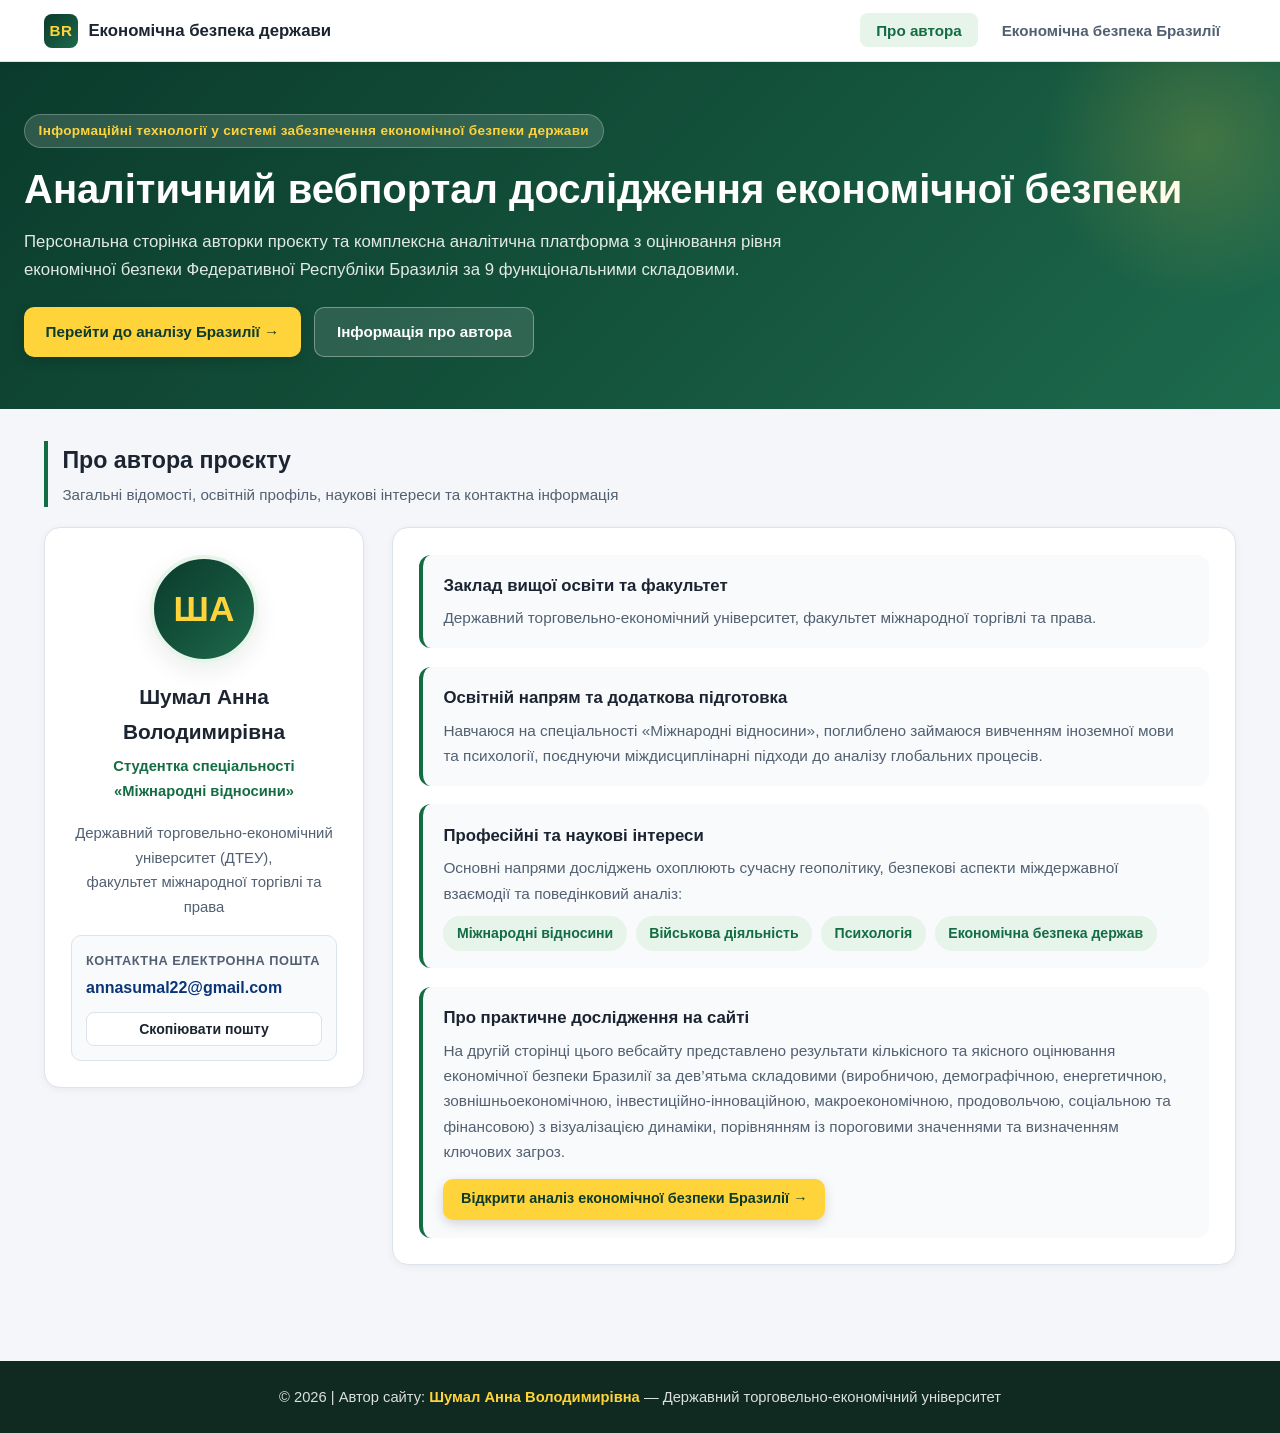
<file: index.html>
<!DOCTYPE html>
<html lang="uk">
<head>
  <meta charset="UTF-8">
  <meta name="viewport" content="width=device-width, initial-scale=1.0">
  <title>Про автора — Шумал Анна Володимирівна</title>
  <link rel="stylesheet" href="style.css">
</head>
<body>

  <!-- Навігаційне меню -->
  <nav class="navbar">
    <div class="nav-container">
      <a href="index.html" class="nav-brand">
        <span class="brand-badge">BR</span>
        <span>Економічна безпека держави</span>
      </a>
      <button class="menu-toggle" id="menuToggle" aria-label="Відкрити меню">☰</button>
      <ul class="nav-links" id="navLinks">
        <li><a href="index.html" class="active">Про автора</a></li>
        <li><a href="country.html">Економічна безпека Бразилії</a></li>
      </ul>
    </div>
  </nav>

  <!-- Головний банер -->
  <header class="hero">
    <div class="hero-container">
      <span class="hero-tag">Інформаційні технології у системі забезпечення економічної безпеки держави</span>
      <h1>Аналітичний вебпортал дослідження економічної безпеки</h1>
      <p>
        Персональна сторінка авторки проєкту та комплексна аналітична платформа з оцінювання
        рівня економічної безпеки Федеративної Республіки Бразилія за 9 функціональними складовими.
      </p>
      <div class="hero-actions">
        <a href="country.html" class="btn btn-primary">Перейти до аналізу Бразилії →</a>
        <a href="#author-details" class="btn btn-outline">Інформація про автора</a>
      </div>
    </div>
  </header>

  <!-- Основний вміст -->
  <main class="main-content" id="author-details">
    <section class="section-block">
      <div class="section-header">
        <h2>Про автора проєкту</h2>
        <p>Загальні відомості, освітній профіль, наукові інтереси та контактна інформація</p>
      </div>

      <div class="author-layout">
        <!-- Ліва картка профілю -->
        <aside class="card profile-card">
          <div class="avatar-circle">ША</div>
          <h2>Шумал Анна Володимирівна</h2>
          <p class="profile-subtitle">Студентка спеціальності «Міжнародні відносини»</p>
          <p style="font-size: 0.93rem; color: var(--text-muted);">
            Державний торговельно-економічний університет (ДТЕУ),<br>
            факультет міжнародної торгівлі та права
          </p>

          <div class="contact-box">
            <div class="contact-label">Контактна електронна пошта</div>
            <a href="mailto:annasumal22@gmail.com" class="contact-email" id="authorEmail">annasumal22@gmail.com</a>
            <button type="button" class="copy-btn" id="copyEmailBtn">Скопіювати пошту</button>
          </div>
        </aside>

        <!-- Права картка детальної інформації -->
        <div class="card">
          <div class="info-list">
            <div class="info-item">
              <h3>Заклад вищої освіти та факультет</h3>
              <p>
                Державний торговельно-економічний університет, факультет міжнародної торгівлі та права.
              </p>
            </div>

            <div class="info-item">
              <h3>Освітній напрям та додаткова підготовка</h3>
              <p>
                Навчаюся на спеціальності «Міжнародні відносини», поглиблено займаюся вивченням
                іноземної мови та психології, поєднуючи міждисциплінарні підходи до аналізу глобальних процесів.
              </p>
            </div>

            <div class="info-item">
              <h3>Професійні та наукові інтереси</h3>
              <p>
                Основні напрями досліджень охоплюють сучасну геополітику, безпекові аспекти міждержавної взаємодії
                та поведінковий аналіз:
              </p>
              <div class="tags-wrap">
                <span class="interest-tag">Міжнародні відносини</span>
                <span class="interest-tag">Військова діяльність</span>
                <span class="interest-tag">Психологія</span>
                <span class="interest-tag">Економічна безпека держав</span>
              </div>
            </div>

            <div class="info-item">
              <h3>Про практичне дослідження на сайті</h3>
              <p>
                На другій сторінці цього вебсайту представлено результати кількісного та якісного оцінювання
                економічної безпеки Бразилії за дев’ятьма складовими (виробничою, демографічною, енергетичною,
                зовнішньоекономічною, інвестиційно-інноваційною, макроекономічною, продовольчою, соціальною та фінансовою)
                з візуалізацією динаміки, порівнянням із пороговими значеннями та визначенням ключових загроз.
              </p>
              <div style="margin-top: 0.9rem;">
                <a href="country.html" class="btn btn-primary" style="font-size: 0.9rem; padding: 0.55rem 1.1rem;">
                  Відкрити аналіз економічної безпеки Бразилії →
                </a>
              </div>
            </div>
          </div>
        </div>
      </div>
    </section>
  </main>

  <!-- Нижній колонтитул -->
  <footer class="footer">
    <p>© 2026 | Автор сайту: <strong>Шумал Анна Володимирівна</strong> — Державний торговельно-економічний університет</p>
  </footer>

  <script src="script.js"></script>
</body>
</html>
</file>
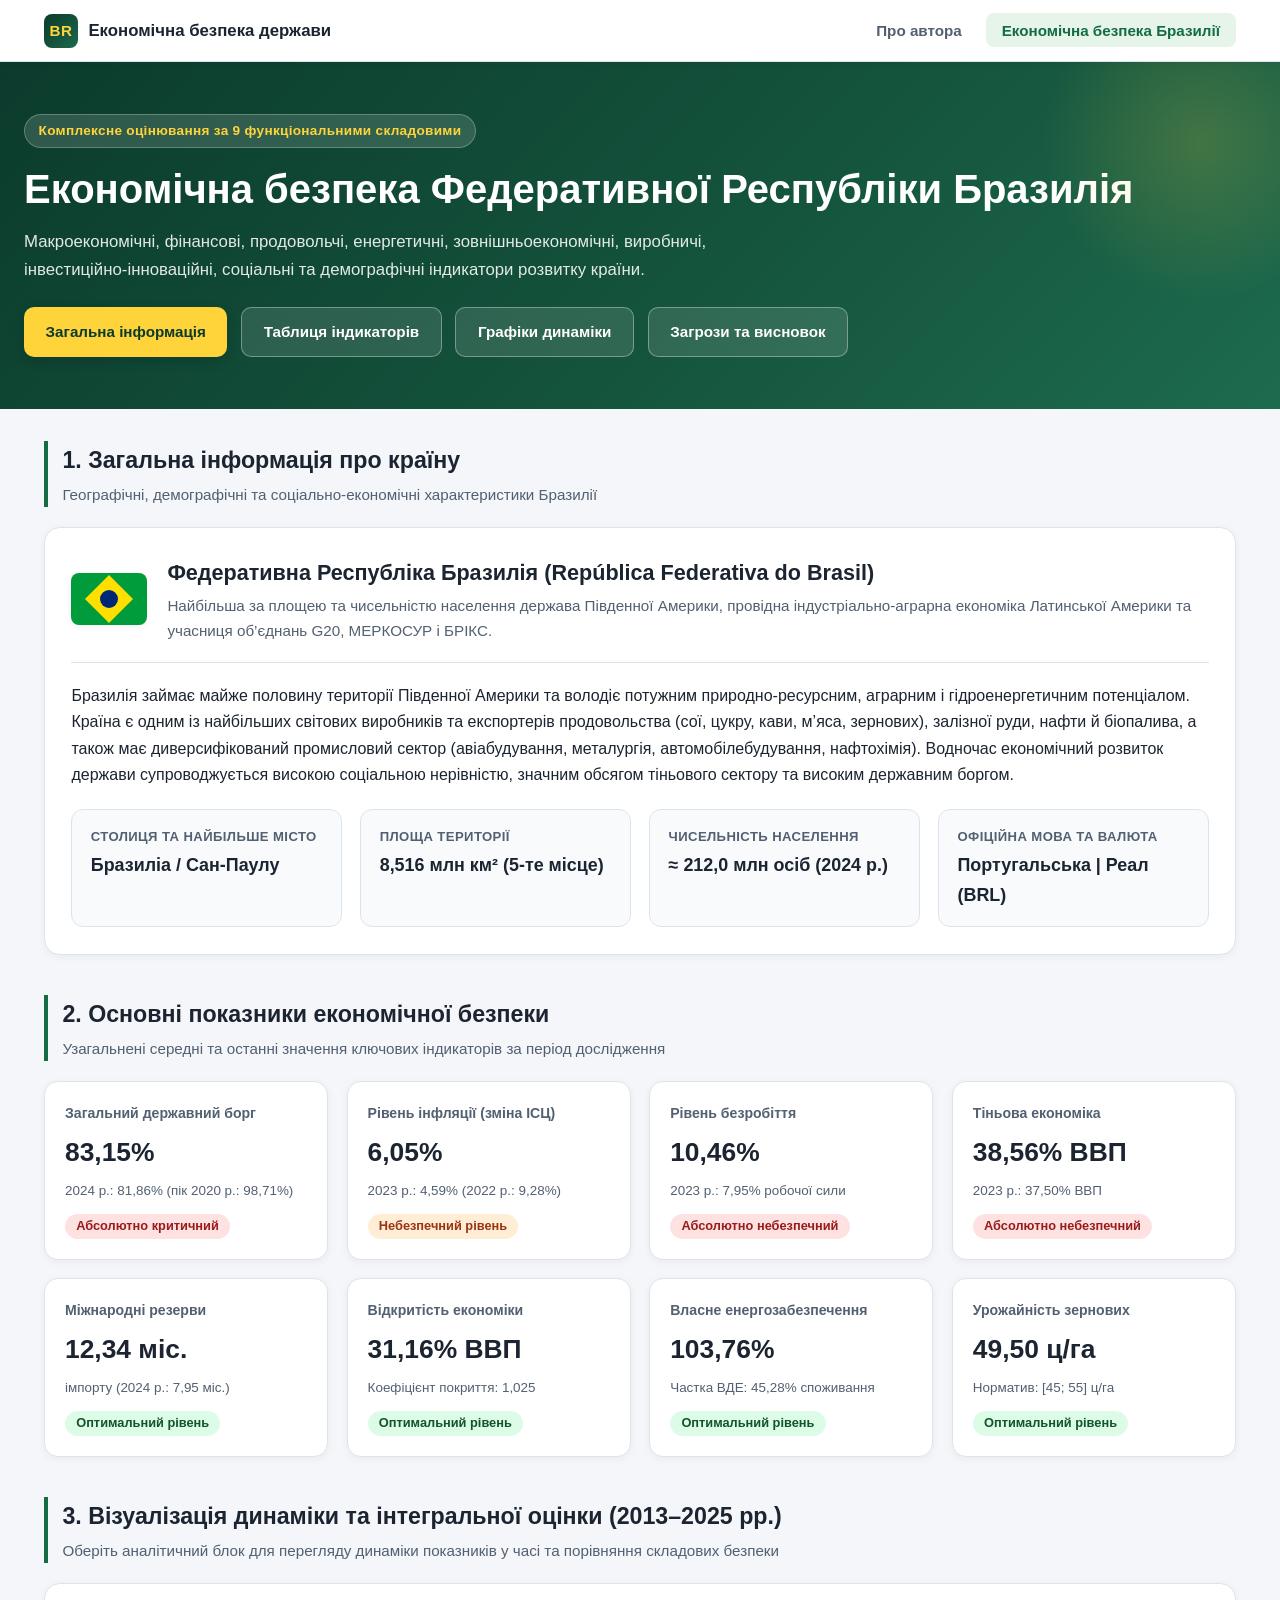
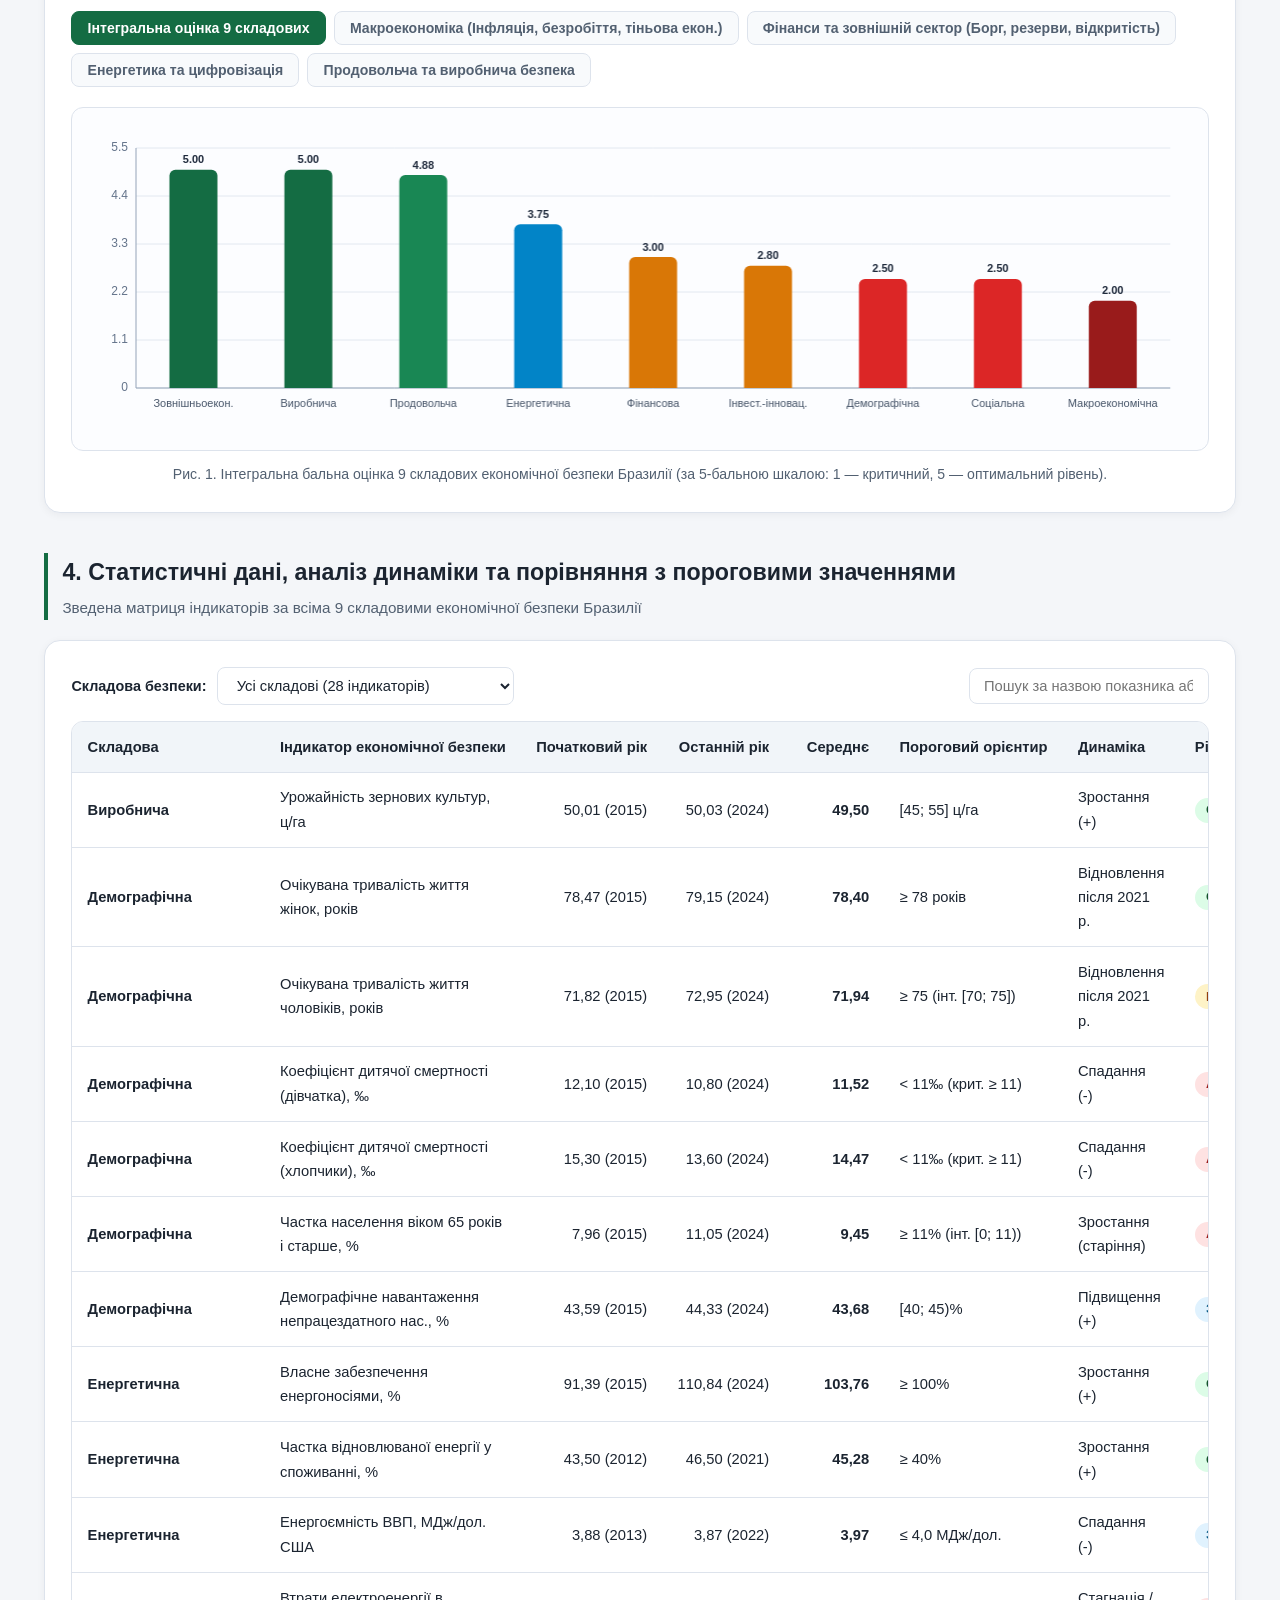
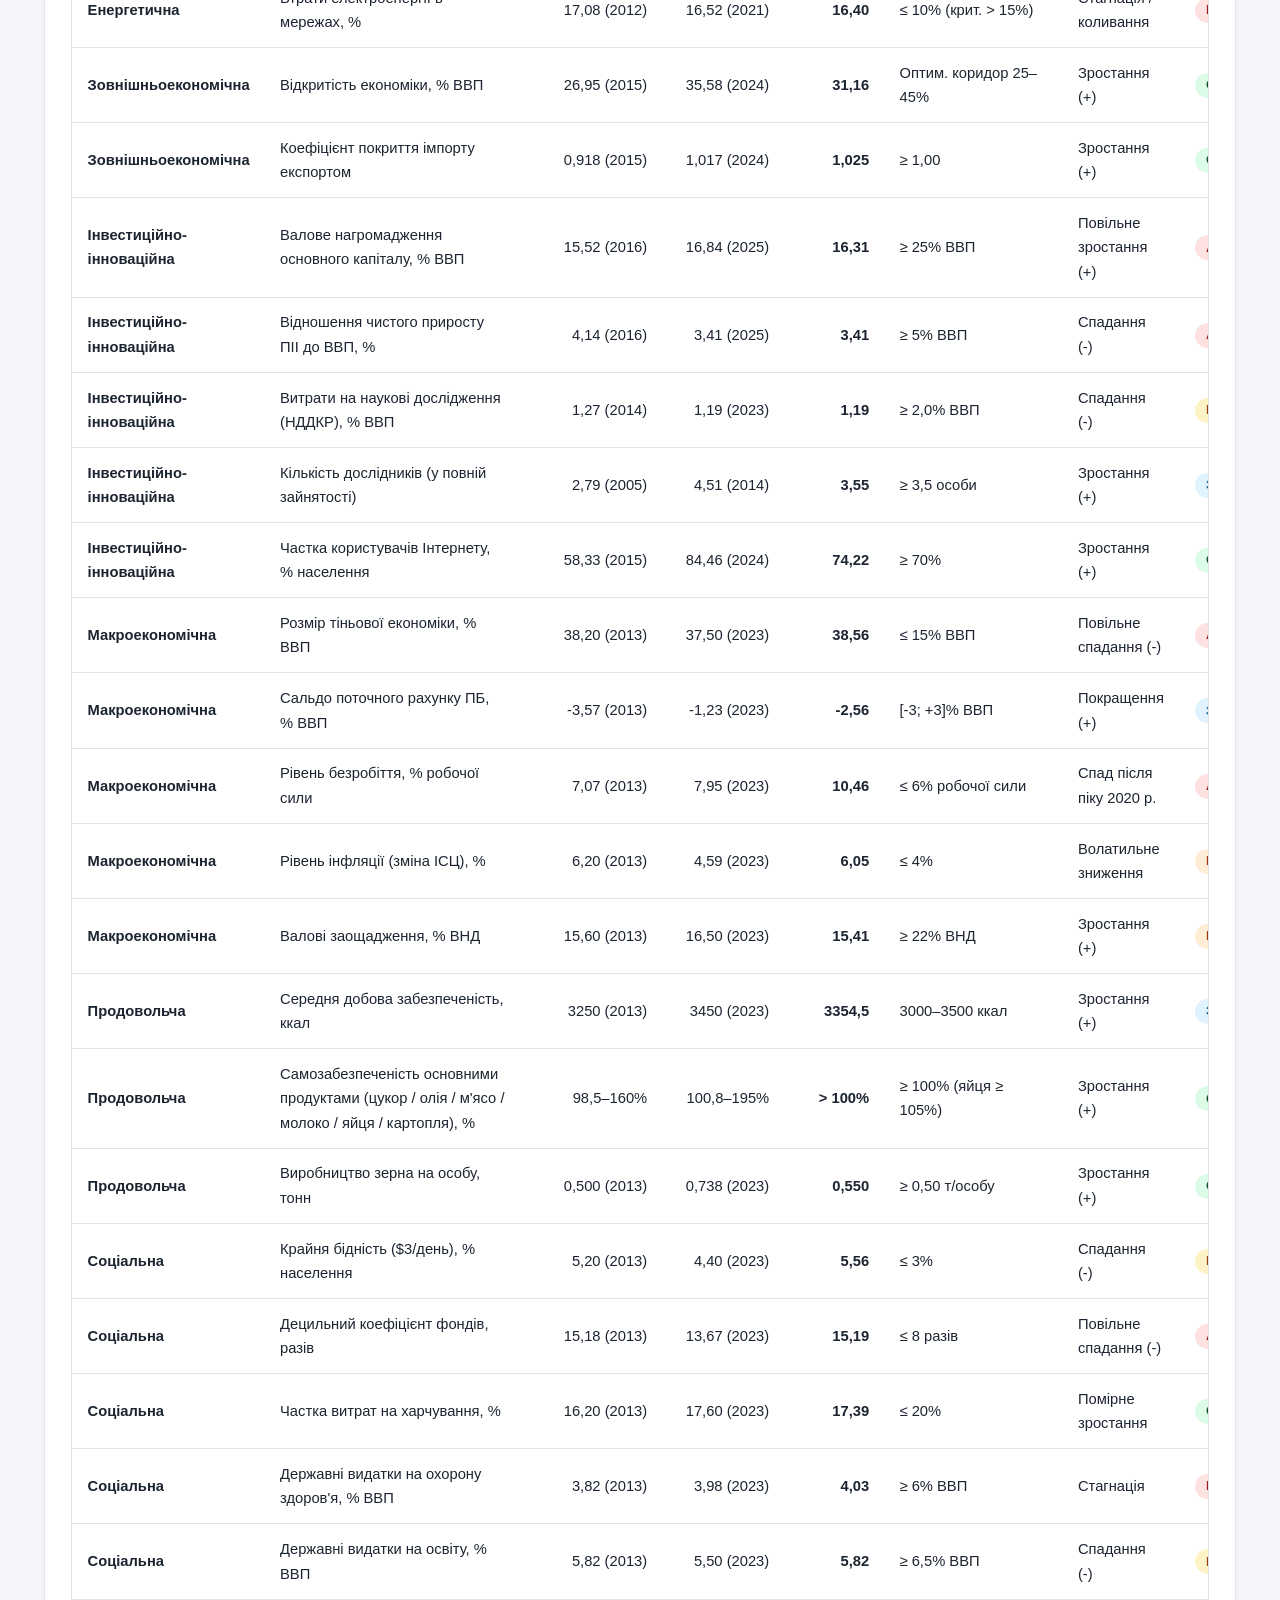
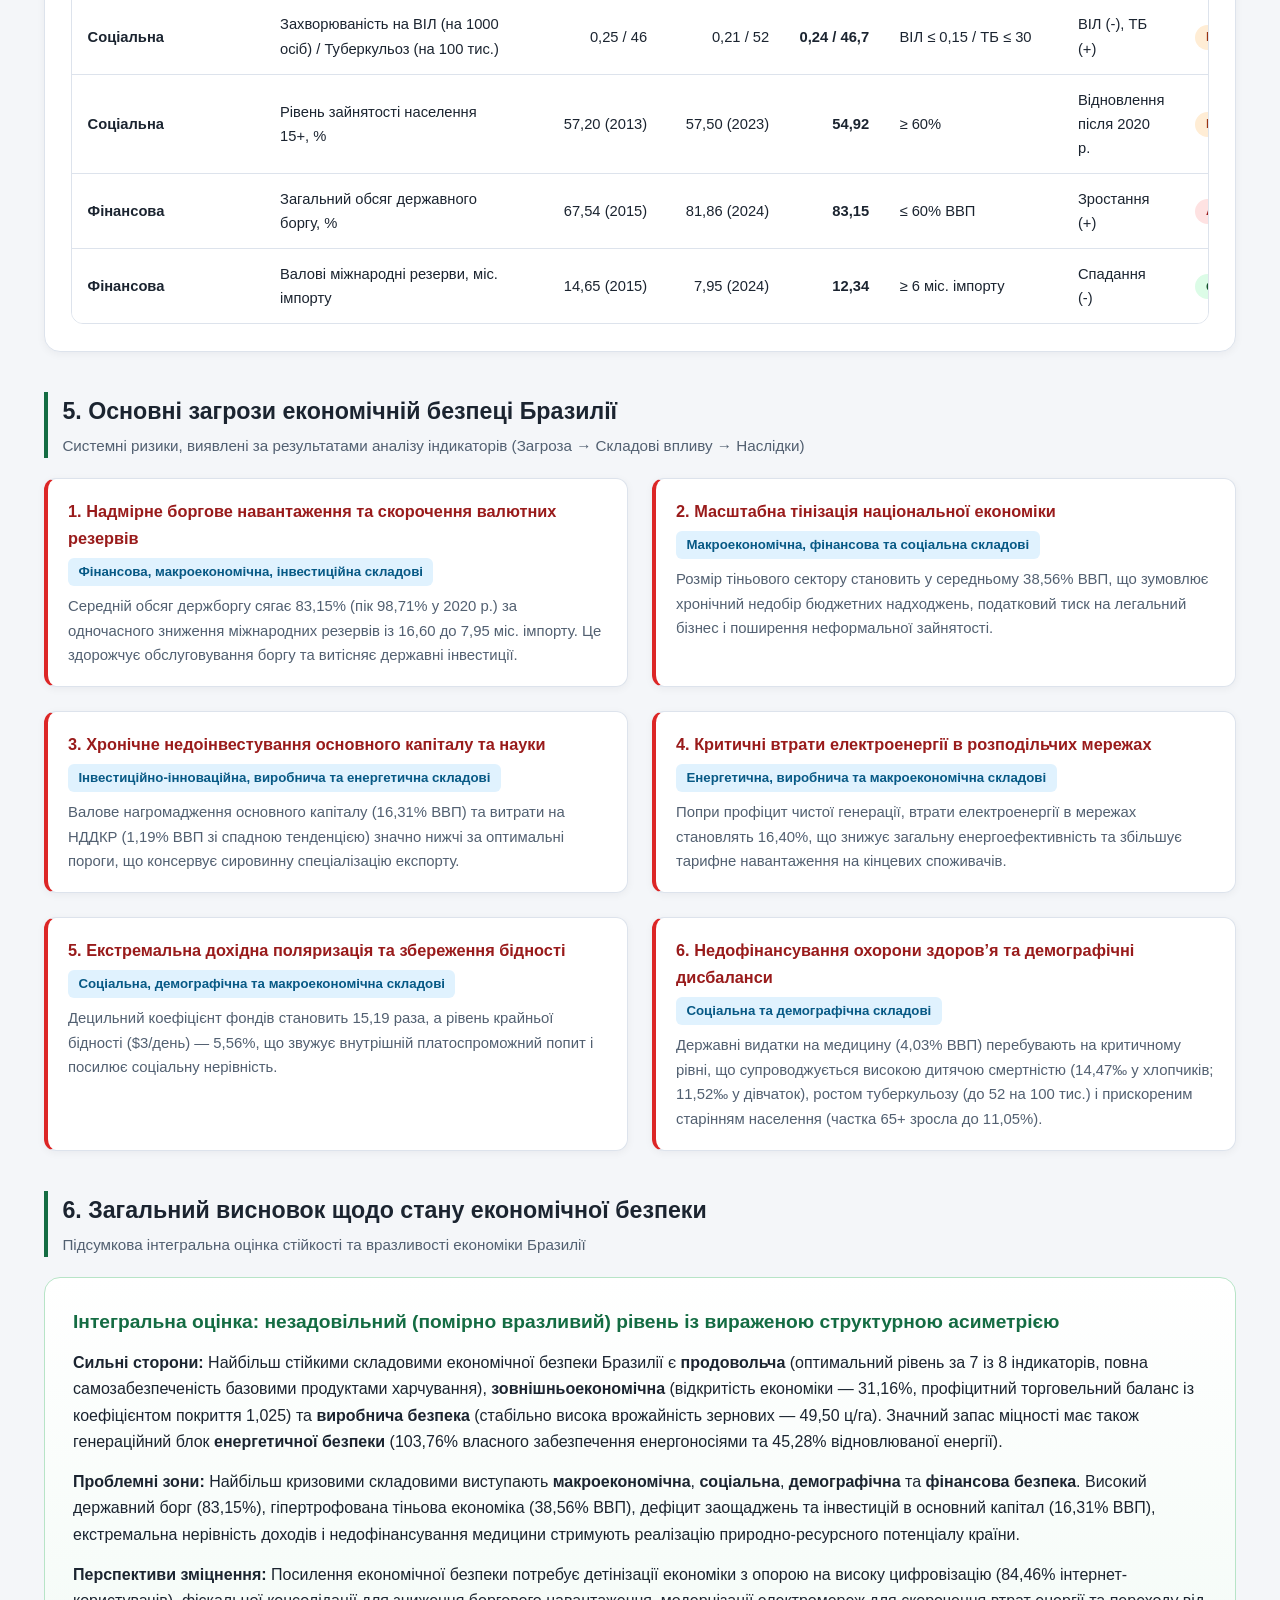
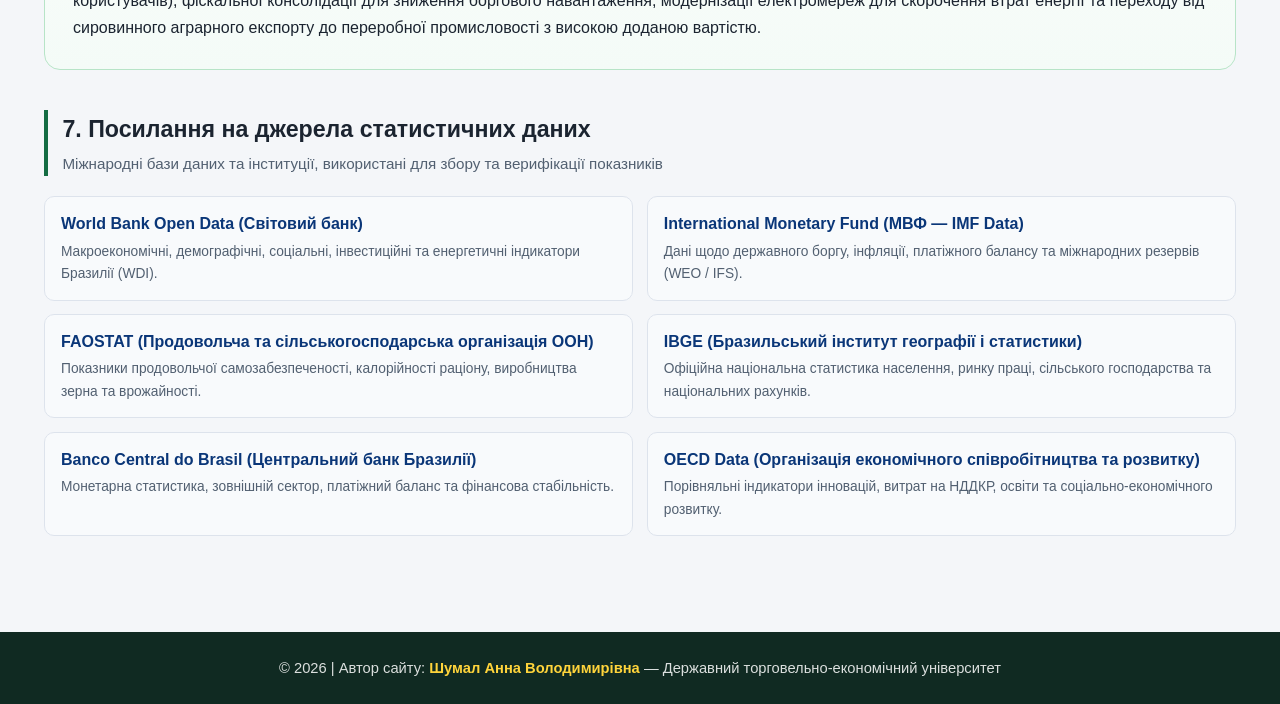
<file: country.html>
<!DOCTYPE html>
<html lang="uk">
<head>
  <meta charset="UTF-8">
  <meta name="viewport" content="width=device-width, initial-scale=1.0">
  <title>Економічна безпека Бразилії — Аналітичний звіт</title>
  <link rel="stylesheet" href="style.css">
</head>
<body>

  <!-- Навігаційне меню -->
  <nav class="navbar">
    <div class="nav-container">
      <a href="index.html" class="nav-brand">
        <span class="brand-badge">BR</span>
        <span>Економічна безпека держави</span>
      </a>
      <button class="menu-toggle" id="menuToggle" aria-label="Відкрити меню">☰</button>
      <ul class="nav-links" id="navLinks">
        <li><a href="index.html">Про автора</a></li>
        <li><a href="country.html" class="active">Економічна безпека Бразилії</a></li>
      </ul>
    </div>
  </nav>

  <!-- Заголовок сторінки -->
  <header class="hero">
    <div class="hero-container">
      <span class="hero-tag">Комплексне оцінювання за 9 функціональними складовими</span>
      <h1>Економічна безпека Федеративної Республіки Бразилія</h1>
      <p>
        Макроекономічні, фінансові, продовольчі, енергетичні, зовнішньоекономічні, виробничі,
        інвестиційно-інноваційні, соціальні та демографічні індикатори розвитку країни.
      </p>
      <div class="hero-actions">
        <a href="#general-info" class="btn btn-primary">Загальна інформація</a>
        <a href="#indicators-table" class="btn btn-outline">Таблиця індикаторів</a>
        <a href="#charts-section" class="btn btn-outline">Графіки динаміки</a>
        <a href="#threats-section" class="btn btn-outline">Загрози та висновок</a>
      </div>
    </div>
  </header>

  <main class="main-content">

    <!-- 1. Загальна інформація про країну -->
    <section class="section-block" id="general-info">
      <div class="section-header">
        <h2>1. Загальна інформація про країну</h2>
        <p>Географічні, демографічні та соціально-економічні характеристики Бразилії</p>
      </div>

      <div class="card">
        <div class="country-banner">
          <div class="flag-box" aria-label="Прапор Бразилії">
            <div class="flag-diamond">
              <div class="flag-circle"></div>
            </div>
          </div>
          <div>
            <h3 style="font-size: 1.35rem; margin-bottom: 0.2rem;">Федеративна Республіка Бразилія (República Federativa do Brasil)</h3>
            <p style="color: var(--text-muted); font-size: 0.95rem;">
              Найбільша за площею та чисельністю населення держава Південної Америки, провідна індустріально-аграрна економіка Латинської Америки та учасниця об’єднань G20, МЕРКОСУР і БРІКС.
            </p>
          </div>
        </div>

        <p style="margin-bottom: 1.25rem; color: var(--text-main);">
          Бразилія займає майже половину території Південної Америки та володіє потужним природно-ресурсним,
          аграрним і гідроенергетичним потенціалом. Країна є одним із найбільших світових виробників та експортерів
          продовольства (сої, цукру, кави, м’яса, зернових), залізної руди, нафти й біопалива, а також має
          диверсифікований промисловий сектор (авіабудування, металургія, автомобілебудування, нафтохімія).
          Водночас економічний розвиток держави супроводжується високою соціальною нерівністю, значним обсягом
          тіньового сектору та високим державним боргом.
        </p>

        <div class="grid-4">
          <div class="fact-box">
            <div class="fact-label">Столиця та найбільше місто</div>
            <div class="fact-value">Бразиліа / Сан-Паулу</div>
          </div>
          <div class="fact-box">
            <div class="fact-label">Площа території</div>
            <div class="fact-value">8,516 млн км² (5-те місце)</div>
          </div>
          <div class="fact-box">
            <div class="fact-label">Чисельність населення</div>
            <div class="fact-value">≈ 212,0 млн осіб (2024 р.)</div>
          </div>
          <div class="fact-box">
            <div class="fact-label">Офіційна мова та валюта</div>
            <div class="fact-value">Португальська | Реал (BRL)</div>
          </div>
        </div>
      </div>
    </section>

    <!-- 2. Ключові показники економічної безпеки (KPI-огляд) -->
    <section class="section-block" id="kpi-overview">
      <div class="section-header">
        <h2>2. Основні показники економічної безпеки</h2>
        <p>Узагальнені середні та останні значення ключових індикаторів за період дослідження</p>
      </div>

      <div class="grid-4">
        <div class="kpi-card">
          <div>
            <div class="kpi-title">Загальний державний борг</div>
            <div class="kpi-value">83,15%</div>
            <div class="kpi-meta">2024 р.: 81,86% (пік 2020 р.: 98,71%)</div>
          </div>
          <div><span class="badge badge-critical">Абсолютно критичний</span></div>
        </div>

        <div class="kpi-card">
          <div>
            <div class="kpi-title">Рівень інфляції (зміна ІСЦ)</div>
            <div class="kpi-value">6,05%</div>
            <div class="kpi-meta">2023 р.: 4,59% (2022 р.: 9,28%)</div>
          </div>
          <div><span class="badge badge-dangerous">Небезпечний рівень</span></div>
        </div>

        <div class="kpi-card">
          <div>
            <div class="kpi-title">Рівень безробіття</div>
            <div class="kpi-value">10,46%</div>
            <div class="kpi-meta">2023 р.: 7,95% робочої сили</div>
          </div>
          <div><span class="badge badge-critical">Абсолютно небезпечний</span></div>
        </div>

        <div class="kpi-card">
          <div>
            <div class="kpi-title">Тіньова економіка</div>
            <div class="kpi-value">38,56% ВВП</div>
            <div class="kpi-meta">2023 р.: 37,50% ВВП</div>
          </div>
          <div><span class="badge badge-critical">Абсолютно небезпечний</span></div>
        </div>

        <div class="kpi-card">
          <div>
            <div class="kpi-title">Міжнародні резерви</div>
            <div class="kpi-value">12,34 міс.</div>
            <div class="kpi-meta">імпорту (2024 р.: 7,95 міс.)</div>
          </div>
          <div><span class="badge badge-optimal">Оптимальний рівень</span></div>
        </div>

        <div class="kpi-card">
          <div>
            <div class="kpi-title">Відкритість економіки</div>
            <div class="kpi-value">31,16% ВВП</div>
            <div class="kpi-meta">Коефіцієнт покриття: 1,025</div>
          </div>
          <div><span class="badge badge-optimal">Оптимальний рівень</span></div>
        </div>

        <div class="kpi-card">
          <div>
            <div class="kpi-title">Власне енергозабезпечення</div>
            <div class="kpi-value">103,76%</div>
            <div class="kpi-meta">Частка ВДЕ: 45,28% споживання</div>
          </div>
          <div><span class="badge badge-optimal">Оптимальний рівень</span></div>
        </div>

        <div class="kpi-card">
          <div>
            <div class="kpi-title">Урожайність зернових</div>
            <div class="kpi-value">49,50 ц/га</div>
            <div class="kpi-meta">Норматив: [45; 55] ц/га</div>
          </div>
          <div><span class="badge badge-optimal">Оптимальний рівень</span></div>
        </div>
      </div>
    </section>

    <!-- 3. Інтерактивні графіки динаміки -->
    <section class="section-block" id="charts-section">
      <div class="section-header">
        <h2>3. Візуалізація динаміки та інтегральної оцінки (2013–2025 рр.)</h2>
        <p>Оберіть аналітичний блок для перегляду динаміки показників у часі та порівняння складових безпеки</p>
      </div>

      <div class="card">
        <div class="chart-controls" id="chartTabs">
          <button type="button" class="tab-btn active" data-chart="components">Інтегральна оцінка 9 складових</button>
          <button type="button" class="tab-btn" data-chart="macro">Макроекономіка (Інфляція, безробіття, тіньова екон.)</button>
          <button type="button" class="tab-btn" data-chart="finance">Фінанси та зовнішній сектор (Борг, резерви, відкритість)</button>
          <button type="button" class="tab-btn" data-chart="energy_inv">Енергетика та цифровізація</button>
          <button type="button" class="tab-btn" data-chart="food_prod">Продовольча та виробнича безпека</button>
        </div>

        <div class="chart-wrapper">
          <canvas id="mainChart"></canvas>
        </div>
        <p class="chart-caption" id="chartCaption">
          Рис. 1. Інтегральна бальна оцінка 9 складових економічної безпеки Бразилії (за 5-бальною шкалою: 1 — критичний, 5 — оптимальний рівень).
        </p>
      </div>
    </section>

    <!-- 4. Порівняння з пороговими значеннями та аналіз динаміки (Таблиця) -->
    <section class="section-block" id="indicators-table">
      <div class="section-header">
        <h2>4. Статистичні дані, аналіз динаміки та порівняння з пороговими значеннями</h2>
        <p>Зведена матриця індикаторів за всіма 9 складовими економічної безпеки Бразилії</p>
      </div>

      <div class="card">
        <div class="table-toolbar">
          <div>
            <label for="componentFilter" style="font-weight: 600; font-size: 0.9rem; margin-right: 0.4rem;">Складова безпеки:</label>
            <select id="componentFilter" class="filter-select">
              <option value="all">Усі складові (28 індикаторів)</option>
              <option value="Виробнича">1. Виробнича безпека</option>
              <option value="Демографічна">2. Демографічна безпека</option>
              <option value="Енергетична">3. Енергетична безпека</option>
              <option value="Зовнішньоекономічна">4. Зовнішньоекономічна безпека</option>
              <option value="Інвестиційно-інноваційна">5. Інвестиційно-інноваційна безпека</option>
              <option value="Макроекономічна">6. Макроекономічна безпека</option>
              <option value="Продовольча">7. Продовольча безпека</option>
              <option value="Соціальна">8. Соціальна безпека</option>
              <option value="Фінансова">9. Фінансова безпека</option>
            </select>
          </div>
          <input type="text" id="indicatorSearch" class="search-input" placeholder="Пошук за назвою показника або рівнем...">
        </div>

        <div class="table-responsive">
          <table>
            <thead>
              <tr>
                <th>Складова</th>
                <th>Індикатор економічної безпеки</th>
                <th class="num-col">Початковий рік</th>
                <th class="num-col">Останній рік</th>
                <th class="num-col">Середнє</th>
                <th>Пороговий орієнтир</th>
                <th>Динаміка</th>
                <th>Рівень безпеки</th>
              </tr>
            </thead>
            <tbody id="indicatorsBody">
              <!-- Заповнюється автоматично через script.js -->
            </tbody>
          </table>
        </div>
      </div>
    </section>

    <!-- 5. Основні загрози економічній безпеці -->
    <section class="section-block" id="threats-section">
      <div class="section-header">
        <h2>5. Основні загрози економічній безпеці Бразилії</h2>
        <p>Системні ризики, виявлені за результатами аналізу індикаторів (Загроза → Складові впливу → Наслідки)</p>
      </div>

      <div class="grid-2">
        <div class="threat-card">
          <h3>1. Надмірне боргове навантаження та скорочення валютних резервів</h3>
          <span class="threat-flow">Фінансова, макроекономічна, інвестиційна складові</span>
          <p>
            Середній обсяг держборгу сягає 83,15% (пік 98,71% у 2020 р.) за одночасного зниження міжнародних резервів із 16,60 до 7,95 міс. імпорту. Це здорожчує обслуговування боргу та витісняє державні інвестиції.
          </p>
        </div>

        <div class="threat-card">
          <h3>2. Масштабна тінізація національної економіки</h3>
          <span class="threat-flow">Макроекономічна, фінансова та соціальна складові</span>
          <p>
            Розмір тіньового сектору становить у середньому 38,56% ВВП, що зумовлює хронічний недобір бюджетних надходжень, податковий тиск на легальний бізнес і поширення неформальної зайнятості.
          </p>
        </div>

        <div class="threat-card">
          <h3>3. Хронічне недоінвестування основного капіталу та науки</h3>
          <span class="threat-flow">Інвестиційно-інноваційна, виробнича та енергетична складові</span>
          <p>
            Валове нагромадження основного капіталу (16,31% ВВП) та витрати на НДДКР (1,19% ВВП зі спадною тенденцією) значно нижчі за оптимальні пороги, що консервує сировинну спеціалізацію експорту.
          </p>
        </div>

        <div class="threat-card">
          <h3>4. Критичні втрати електроенергії в розподільчих мережах</h3>
          <span class="threat-flow">Енергетична, виробнича та макроекономічна складові</span>
          <p>
            Попри профіцит чистої генерації, втрати електроенергії в мережах становлять 16,40%, що знижує загальну енергоефективність та збільшує тарифне навантаження на кінцевих споживачів.
          </p>
        </div>

        <div class="threat-card">
          <h3>5. Екстремальна дохідна поляризація та збереження бідності</h3>
          <span class="threat-flow">Соціальна, демографічна та макроекономічна складові</span>
          <p>
            Децильний коефіцієнт фондів становить 15,19 раза, а рівень крайньої бідності ($3/день) — 5,56%, що звужує внутрішній платоспроможний попит і посилює соціальну нерівність.
          </p>
        </div>

        <div class="threat-card">
          <h3>6. Недофінансування охорони здоров’я та демографічні дисбаланси</h3>
          <span class="threat-flow">Соціальна та демографічна складові</span>
          <p>
            Державні видатки на медицину (4,03% ВВП) перебувають на критичному рівні, що супроводжується високою дитячою смертністю (14,47‰ у хлопчиків; 11,52‰ у дівчаток), ростом туберкульозу (до 52 на 100 тис.) і прискореним старінням населення (частка 65+ зросла до 11,05%).
          </p>
        </div>
      </div>
    </section>

    <!-- 6. Загальний висновок -->
    <section class="section-block" id="conclusion-section">
      <div class="section-header">
        <h2>6. Загальний висновок щодо стану економічної безпеки</h2>
        <p>Підсумкова інтегральна оцінка стійкості та вразливості економіки Бразилії</p>
      </div>

      <div class="conclusion-box">
        <h3>Інтегральна оцінка: незадовільний (помірно вразливий) рівень із вираженою структурною асиметрією</h3>
        <p>
          <strong>Сильні сторони:</strong> Найбільш стійкими складовими економічної безпеки Бразилії є
          <strong>продовольча</strong> (оптимальний рівень за 7 із 8 індикаторів, повна самозабезпеченість базовими продуктами харчування),
          <strong>зовнішньоекономічна</strong> (відкритість економіки — 31,16%, профіцитний торговельний баланс із коефіцієнтом покриття 1,025)
          та <strong>виробнича безпека</strong> (стабільно висока врожайність зернових — 49,50 ц/га). Значний запас міцності має також
          генераційний блок <strong>енергетичної безпеки</strong> (103,76% власного забезпечення енергоносіями та 45,28% відновлюваної енергії).
        </p>
        <p>
          <strong>Проблемні зони:</strong> Найбільш кризовими складовими виступають <strong>макроекономічна</strong>,
          <strong>соціальна</strong>, <strong>демографічна</strong> та <strong>фінансова безпека</strong>. Високий державний борг (83,15%),
          гіпертрофована тіньова економіка (38,56% ВВП), дефіцит заощаджень та інвестицій в основний капітал (16,31% ВВП),
          екстремальна нерівність доходів і недофінансування медицини стримують реалізацію природно-ресурсного потенціалу країни.
        </p>
        <p>
          <strong>Перспективи зміцнення:</strong> Посилення економічної безпеки потребує детінізації економіки з опорою на високу цифровізацію
          (84,46% інтернет-користувачів), фіскальної консолідації для зниження боргового навантаження, модернізації електромереж для
          скорочення втрат енергії та переходу від сировинного аграрного експорту до переробної промисловості з високою доданою вартістю.
        </p>
      </div>
    </section>

    <!-- 7. Джерела статистичних даних -->
    <section class="section-block" id="sources-section">
      <div class="section-header">
        <h2>7. Посилання на джерела статистичних даних</h2>
        <p>Міжнародні бази даних та інституції, використані для збору та верифікації показників</p>
      </div>

      <ul class="sources-list">
        <li>
          <a href="https://data.worldbank.org/" target="_blank" rel="noopener noreferrer">World Bank Open Data (Світовий банк)</a>
          <span>Макроекономічні, демографічні, соціальні, інвестиційні та енергетичні індикатори Бразилії (WDI).</span>
        </li>
        <li>
          <a href="https://www.imf.org/en/Data" target="_blank" rel="noopener noreferrer">International Monetary Fund (МВФ — IMF Data)</a>
          <span>Дані щодо державного боргу, інфляції, платіжного балансу та міжнародних резервів (WEO / IFS).</span>
        </li>
        <li>
          <a href="https://www.fao.org/faostat/" target="_blank" rel="noopener noreferrer">FAOSTAT (Продовольча та сільськогосподарська організація ООН)</a>
          <span>Показники продовольчої самозабезпеченості, калорійності раціону, виробництва зерна та врожайності.</span>
        </li>
        <li>
          <a href="https://www.ibge.gov.br/" target="_blank" rel="noopener noreferrer">IBGE (Бразильський інститут географії і статистики)</a>
          <span>Офіційна національна статистика населення, ринку праці, сільського господарства та національних рахунків.</span>
        </li>
        <li>
          <a href="https://www.bcb.gov.br/" target="_blank" rel="noopener noreferrer">Banco Central do Brasil (Центральний банк Бразилії)</a>
          <span>Монетарна статистика, зовнішній сектор, платіжний баланс та фінансова стабільність.</span>
        </li>
        <li>
          <a href="https://www.oecd.org/en/data.html" target="_blank" rel="noopener noreferrer">OECD Data (Організація економічного співробітництва та розвитку)</a>
          <span>Порівняльні індикатори інновацій, витрат на НДДКР, освіти та соціально-економічного розвитку.</span>
        </li>
      </ul>
    </section>

  </main>

  <!-- Нижній колонтитул -->
  <footer class="footer">
    <p>© 2026 | Автор сайту: <strong>Шумал Анна Володимирівна</strong> — Державний торговельно-економічний університет</p>
  </footer>

  <script src="script.js"></script>
</body>
</html>
</file>
<file: style.css>
/* ==========================================================================
   Стилі вебсайту: Оцінювання рівня економічної безпеки Бразилії
   Автор: Шумал Анна Володимирівна | Рік створення: 2026
   ========================================================================== */

:root {
  --bg-page: #f4f6f9;
  --bg-card: #ffffff;
  --bg-hero: linear-gradient(135deg, #0b3b2c 0%, #14533c 55%, #1d6b4e 100%);
  --text-main: #1b2430;
  --text-muted: #526071;
  --accent-green: #146c43;
  --accent-yellow: #e0a800;
  --accent-blue: #0a3678;
  --border-color: #dde3ec;
  --shadow-sm: 0 2px 8px rgba(15, 23, 42, 0.05);
  --shadow-md: 0 8px 24px rgba(15, 23, 42, 0.08);
  --radius-md: 12px;
  --radius-lg: 16px;

  /* Рівні безпеки */
  --lvl-optimal-bg: #dcfce7;
  --lvl-optimal-tx: #14532d;
  --lvl-satisfactory-bg: #e0f2fe;
  --lvl-satisfactory-tx: #075985;
  --lvl-unsatisfactory-bg: #fef3c7;
  --lvl-unsatisfactory-tx: #92400e;
  --lvl-dangerous-bg: #ffedd5;
  --lvl-dangerous-tx: #9a3412;
  --lvl-critical-bg: #fee2e2;
  --lvl-critical-tx: #991b1b;
}

* {
  box-sizing: border-box;
  margin: 0;
  padding: 0;
}

html {
  scroll-behavior: smooth;
}

body {
  font-family: -apple-system, BlinkMacSystemFont, "Segoe UI", Roboto, "Helvetica Neue", Arial, sans-serif;
  background-color: var(--bg-page);
  color: var(--text-main);
  line-height: 1.65;
  display: flex;
  flex-direction: column;
  min-height: 100vh;
}

/* ==================== НАВІГАЦІЯ ==================== */
.navbar {
  background-color: #ffffff;
  border-bottom: 1px solid var(--border-color);
  position: sticky;
  top: 0;
  z-index: 1000;
  box-shadow: var(--shadow-sm);
}

.nav-container {
  max-width: 1240px;
  margin: 0 auto;
  padding: 0.85rem 1.5rem;
  display: flex;
  justify-content: space-between;
  align-items: center;
  gap: 1rem;
}

.nav-brand {
  display: flex;
  align-items: center;
  gap: 0.65rem;
  text-decoration: none;
  color: var(--text-main);
  font-weight: 700;
  font-size: 1.05rem;
}

.brand-badge {
  display: inline-flex;
  align-items: center;
  justify-content: center;
  width: 34px;
  height: 34px;
  border-radius: 8px;
  background: var(--bg-hero);
  color: #ffd43b;
  font-weight: 800;
  font-size: 0.95rem;
  letter-spacing: 0.5px;
}

.nav-links {
  display: flex;
  list-style: none;
  gap: 0.5rem;
}

.nav-links a {
  text-decoration: none;
  color: var(--text-muted);
  font-weight: 600;
  font-size: 0.95rem;
  padding: 0.55rem 1rem;
  border-radius: 8px;
  transition: all 0.2s ease;
}

.nav-links a:hover {
  background-color: #edf2f7;
  color: var(--text-main);
}

.nav-links a.active {
  background-color: #e6f4ea;
  color: var(--accent-green);
}

.menu-toggle {
  display: none;
  background: none;
  border: 1px solid var(--border-color);
  border-radius: 8px;
  padding: 0.4rem 0.7rem;
  font-size: 1.25rem;
  cursor: pointer;
  color: var(--text-main);
}

/* ==================== HERO БЛОК ==================== */
.hero {
  background: var(--bg-hero);
  color: #ffffff;
  padding: 3.25rem 1.5rem;
  position: relative;
  overflow: hidden;
}

.hero::after {
  content: "";
  position: absolute;
  right: -80px;
  top: -80px;
  width: 320px;
  height: 320px;
  background: radial-gradient(circle, rgba(255, 212, 59, 0.18) 0%, transparent 70%);
  pointer-events: none;
}

.hero-container {
  max-width: 1240px;
  margin: 0 auto;
}

.hero-tag {
  display: inline-block;
  background: rgba(255, 255, 255, 0.14);
  border: 1px solid rgba(255, 255, 255, 0.25);
  color: #ffd43b;
  font-size: 0.85rem;
  font-weight: 600;
  padding: 0.3rem 0.85rem;
  border-radius: 999px;
  margin-bottom: 1rem;
  letter-spacing: 0.3px;
}

.hero h1 {
  font-size: clamp(1.75rem, 3.2vw, 2.5rem);
  font-weight: 800;
  line-height: 1.25;
  margin-bottom: 0.85rem;
}

.hero p {
  max-width: 780px;
  color: rgba(255, 255, 255, 0.88);
  font-size: 1.05rem;
  margin-bottom: 1.5rem;
}

.hero-actions {
  display: flex;
  flex-wrap: wrap;
  gap: 0.85rem;
}

.btn {
  display: inline-flex;
  align-items: center;
  gap: 0.5rem;
  padding: 0.7rem 1.35rem;
  border-radius: 10px;
  font-weight: 600;
  font-size: 0.95rem;
  text-decoration: none;
  cursor: pointer;
  border: none;
  transition: transform 0.15s ease, box-shadow 0.2s ease, background-color 0.2s ease;
}

.btn:hover {
  transform: translateY(-1px);
}

.btn-primary {
  background-color: #ffd43b;
  color: #0b3b2c;
  box-shadow: 0 4px 12px rgba(0, 0, 0, 0.15);
}

.btn-primary:hover {
  background-color: #fcc419;
}

.btn-outline {
  background-color: rgba(255, 255, 255, 0.12);
  color: #ffffff;
  border: 1px solid rgba(255, 255, 255, 0.35);
}

.btn-outline:hover {
  background-color: rgba(255, 255, 255, 0.22);
}

/* ==================== ОСНОВНИЙ КОНТЕЙНЕР ==================== */
.main-content {
  max-width: 1240px;
  width: 100%;
  margin: 0 auto;
  padding: 2rem 1.5rem 3.5rem;
  flex: 1;
}

.section-block {
  margin-bottom: 2.5rem;
}

.section-header {
  margin-bottom: 1.25rem;
  border-left: 4px solid var(--accent-green);
  padding-left: 0.9rem;
}

.section-header h2 {
  font-size: 1.45rem;
  font-weight: 700;
  color: var(--text-main);
}

.section-header p {
  font-size: 0.95rem;
  color: var(--text-muted);
  margin-top: 0.2rem;
}

/* ==================== КАРТКИ ТА СІТКИ ==================== */
.card {
  background: var(--bg-card);
  border: 1px solid var(--border-color);
  border-radius: var(--radius-lg);
  padding: 1.65rem;
  box-shadow: var(--shadow-sm);
}

.grid-2 {
  display: grid;
  grid-template-columns: repeat(2, 1fr);
  gap: 1.5rem;
}

.grid-3 {
  display: grid;
  grid-template-columns: repeat(3, 1fr);
  gap: 1.25rem;
}

.grid-4 {
  display: grid;
  grid-template-columns: repeat(4, 1fr);
  gap: 1.15rem;
}

/* ==================== СТОРІНКА АВТОРА ==================== */
.author-layout {
  display: grid;
  grid-template-columns: 320px 1fr;
  gap: 1.75rem;
  align-items: start;
}

.profile-card {
  text-align: center;
  position: relative;
}

.avatar-circle {
  width: 108px;
  height: 108px;
  border-radius: 50%;
  background: var(--bg-hero);
  color: #ffd43b;
  font-size: 2.2rem;
  font-weight: 800;
  display: flex;
  align-items: center;
  justify-content: center;
  margin: 0 auto 1.1rem;
  border: 4px solid #e6f4ea;
  box-shadow: var(--shadow-md);
}

.profile-card h2 {
  font-size: 1.3rem;
  margin-bottom: 0.35rem;
}

.profile-subtitle {
  color: var(--accent-green);
  font-weight: 600;
  font-size: 0.92rem;
  margin-bottom: 1.15rem;
}

.contact-box {
  background: #f8fafc;
  border: 1px solid var(--border-color);
  border-radius: 10px;
  padding: 0.85rem;
  margin-top: 1rem;
  text-align: left;
}

.contact-label {
  font-size: 0.8rem;
  text-transform: uppercase;
  letter-spacing: 0.5px;
  color: var(--text-muted);
  font-weight: 700;
}

.contact-email {
  display: inline-block;
  margin-top: 0.25rem;
  color: var(--accent-blue);
  font-weight: 600;
  text-decoration: none;
  word-break: break-all;
}

.contact-email:hover {
  text-decoration: underline;
}

.copy-btn {
  margin-top: 0.65rem;
  width: 100%;
  padding: 0.5rem;
  border-radius: 8px;
  border: 1px solid var(--border-color);
  background: #ffffff;
  color: var(--text-main);
  font-size: 0.88rem;
  font-weight: 600;
  cursor: pointer;
  transition: background 0.2s;
}

.copy-btn:hover {
  background: #edf2f7;
}

.info-list {
  display: flex;
  flex-direction: column;
  gap: 1.15rem;
}

.info-item {
  padding: 1.1rem 1.25rem;
  background: #f8fafc;
  border-radius: 12px;
  border-left: 4px solid var(--accent-green);
}

.info-item h3 {
  font-size: 1.05rem;
  color: var(--text-main);
  margin-bottom: 0.35rem;
}

.info-item p {
  color: var(--text-muted);
  font-size: 0.96rem;
}

.tags-wrap {
  display: flex;
  flex-wrap: wrap;
  gap: 0.55rem;
  margin-top: 0.65rem;
}

.interest-tag {
  background: #e6f4ea;
  color: var(--accent-green);
  font-weight: 600;
  font-size: 0.88rem;
  padding: 0.35rem 0.85rem;
  border-radius: 999px;
}

/* ==================== ЗАГАЛЬНА ІНФОРМАЦІЯ ПРО БРАЗИЛІЮ ==================== */
.country-banner {
  display: flex;
  align-items: center;
  gap: 1.25rem;
  margin-bottom: 1.25rem;
  padding-bottom: 1.15rem;
  border-bottom: 1px solid var(--border-color);
}

.flag-box {
  width: 76px;
  height: 52px;
  border-radius: 8px;
  background: #009b3a;
  position: relative;
  display: flex;
  align-items: center;
  justify-content: center;
  box-shadow: var(--shadow-sm);
  flex-shrink: 0;
}

.flag-diamond {
  width: 34px;
  height: 34px;
  background: #fedf00;
  transform: rotate(45deg);
  display: flex;
  align-items: center;
  justify-content: center;
}

.flag-circle {
  width: 18px;
  height: 18px;
  border-radius: 50%;
  background: #002776;
  transform: rotate(-45deg);
}

.fact-box {
  background: #f8fafc;
  border: 1px solid var(--border-color);
  border-radius: 12px;
  padding: 1rem 1.15rem;
}

.fact-label {
  font-size: 0.82rem;
  color: var(--text-muted);
  font-weight: 600;
  text-transform: uppercase;
  letter-spacing: 0.4px;
}

.fact-value {
  font-size: 1.12rem;
  font-weight: 700;
  color: var(--text-main);
  margin-top: 0.25rem;
}

/* ==================== KPI КАРТКИ ==================== */
.kpi-card {
  background: #ffffff;
  border: 1px solid var(--border-color);
  border-radius: 14px;
  padding: 1.25rem;
  box-shadow: var(--shadow-sm);
  display: flex;
  flex-direction: column;
  justify-content: space-between;
}

.kpi-title {
  font-size: 0.88rem;
  color: var(--text-muted);
  font-weight: 600;
}

.kpi-value {
  font-size: 1.65rem;
  font-weight: 800;
  color: var(--text-main);
  margin: 0.35rem 0;
}

.kpi-meta {
  font-size: 0.84rem;
  color: var(--text-muted);
  margin-bottom: 0.6rem;
}

/* ==================== БЕЙДЖІ РІВНІВ БЕЗПЕКИ ==================== */
.badge {
  display: inline-block;
  padding: 0.26rem 0.7rem;
  border-radius: 999px;
  font-size: 0.8rem;
  font-weight: 700;
  line-height: 1.3;
  white-space: nowrap;
}

.badge-optimal {
  background-color: var(--lvl-optimal-bg);
  color: var(--lvl-optimal-tx);
}

.badge-satisfactory {
  background-color: var(--lvl-satisfactory-bg);
  color: var(--lvl-satisfactory-tx);
}

.badge-unsatisfactory {
  background-color: var(--lvl-unsatisfactory-bg);
  color: var(--lvl-unsatisfactory-tx);
}

.badge-dangerous {
  background-color: var(--lvl-dangerous-bg);
  color: var(--lvl-dangerous-tx);
}

.badge-critical {
  background-color: var(--lvl-critical-bg);
  color: var(--lvl-critical-tx);
}

/* ==================== ВІЗУАЛІЗАЦІЯ ТА ГРАФІКИ ==================== */
.chart-controls {
  display: flex;
  flex-wrap: wrap;
  gap: 0.5rem;
  margin-bottom: 1.25rem;
}

.tab-btn {
  padding: 0.5rem 0.95rem;
  border-radius: 8px;
  border: 1px solid var(--border-color);
  background: #f8fafc;
  color: var(--text-muted);
  font-size: 0.88rem;
  font-weight: 600;
  cursor: pointer;
  transition: all 0.15s ease;
}

.tab-btn:hover {
  background: #edf2f7;
  color: var(--text-main);
}

.tab-btn.active {
  background: var(--accent-green);
  color: #ffffff;
  border-color: var(--accent-green);
}

.chart-wrapper {
  position: relative;
  width: 100%;
  min-height: 330px;
  background: #fcfdff;
  border: 1px solid var(--border-color);
  border-radius: 12px;
  padding: 1rem;
}

.chart-wrapper canvas {
  width: 100% !important;
  height: 310px !important;
  display: block;
}

.chart-caption {
  font-size: 0.88rem;
  color: var(--text-muted);
  margin-top: 0.75rem;
  text-align: center;
}

/* ==================== ТАБЛИЦІ ==================== */
.table-toolbar {
  display: flex;
  flex-wrap: wrap;
  justify-content: space-between;
  align-items: center;
  gap: 0.85rem;
  margin-bottom: 1rem;
}

.filter-select, .search-input {
  padding: 0.55rem 0.9rem;
  border-radius: 8px;
  border: 1px solid var(--border-color);
  font-size: 0.92rem;
  background: #ffffff;
  color: var(--text-main);
}

.search-input {
  min-width: 240px;
}

.table-responsive {
  width: 100%;
  overflow-x: auto;
  border: 1px solid var(--border-color);
  border-radius: 12px;
}

table {
  width: 100%;
  border-collapse: collapse;
  font-size: 0.92rem;
  background: #ffffff;
}

thead {
  background-color: #f1f5f9;
}

th, td {
  padding: 0.8rem 0.95rem;
  text-align: left;
  border-bottom: 1px solid var(--border-color);
}

th {
  font-weight: 700;
  color: var(--text-main);
  white-space: nowrap;
}

tbody tr:hover {
  background-color: #f8fafc;
}

tbody tr:last-child td {
  border-bottom: none;
}

.num-col {
  text-align: right;
  font-variant-numeric: tabular-nums;
  white-space: nowrap;
}

/* ==================== ЗАГРОЗИ ТА ВИСНОВКИ ==================== */
.threat-card {
  background: #ffffff;
  border: 1px solid var(--border-color);
  border-left: 4px solid #dc2626;
  border-radius: 12px;
  padding: 1.15rem 1.25rem;
  box-shadow: var(--shadow-sm);
}

.threat-card h3 {
  font-size: 1.02rem;
  color: #991b1b;
  margin-bottom: 0.4rem;
}

.threat-flow {
  display: inline-block;
  font-size: 0.83rem;
  font-weight: 600;
  color: #075985;
  background: #e0f2fe;
  padding: 0.2rem 0.65rem;
  border-radius: 6px;
  margin-bottom: 0.5rem;
}

.threat-card p {
  font-size: 0.93rem;
  color: var(--text-muted);
}

.conclusion-box {
  background: linear-gradient(180deg, #ffffff 0%, #f4fbf7 100%);
  border: 1px solid #b7e4c7;
  border-radius: var(--radius-lg);
  padding: 1.75rem;
}

.conclusion-box h3 {
  color: var(--accent-green);
  margin-bottom: 0.75rem;
  font-size: 1.2rem;
}

.conclusion-box p + p {
  margin-top: 0.85rem;
}

.sources-list {
  list-style: none;
  display: grid;
  grid-template-columns: repeat(2, 1fr);
  gap: 0.85rem;
}

.sources-list li {
  background: #f8fafc;
  border: 1px solid var(--border-color);
  border-radius: 10px;
  padding: 0.85rem 1rem;
}

.sources-list a {
  color: var(--accent-blue);
  font-weight: 600;
  text-decoration: none;
}

.sources-list a:hover {
  text-decoration: underline;
}

.sources-list span {
  display: block;
  font-size: 0.86rem;
  color: var(--text-muted);
  margin-top: 0.2rem;
}

/* ==================== ФУТЕР ==================== */
.footer {
  background-color: #102a22;
  color: rgba(255, 255, 255, 0.85);
  padding: 1.5rem;
  text-align: center;
  font-size: 0.92rem;
  margin-top: auto;
}

.footer strong {
  color: #ffd43b;
}

/* ==================== АДАПТИВНІСТЬ ==================== */
@media (max-width: 992px) {
  .author-layout {
    grid-template-columns: 1fr;
  }
  .grid-4 {
    grid-template-columns: repeat(2, 1fr);
  }
  .grid-3 {
    grid-template-columns: repeat(2, 1fr);
  }
}

@media (max-width: 768px) {
  .menu-toggle {
    display: block;
  }
  .nav-links {
    display: none;
    flex-direction: column;
    width: 100%;
    padding-top: 0.75rem;
    border-top: 1px solid var(--border-color);
  }
  .nav-links.open {
    display: flex;
  }
  .nav-container {
    flex-wrap: wrap;
  }
  .grid-2, .grid-3, .grid-4, .sources-list {
    grid-template-columns: 1fr;
  }
  .hero {
    padding: 2.25rem 1.25rem;
  }
  .main-content {
    padding: 1.5rem 1rem 2.5rem;
  }
}
</file>
